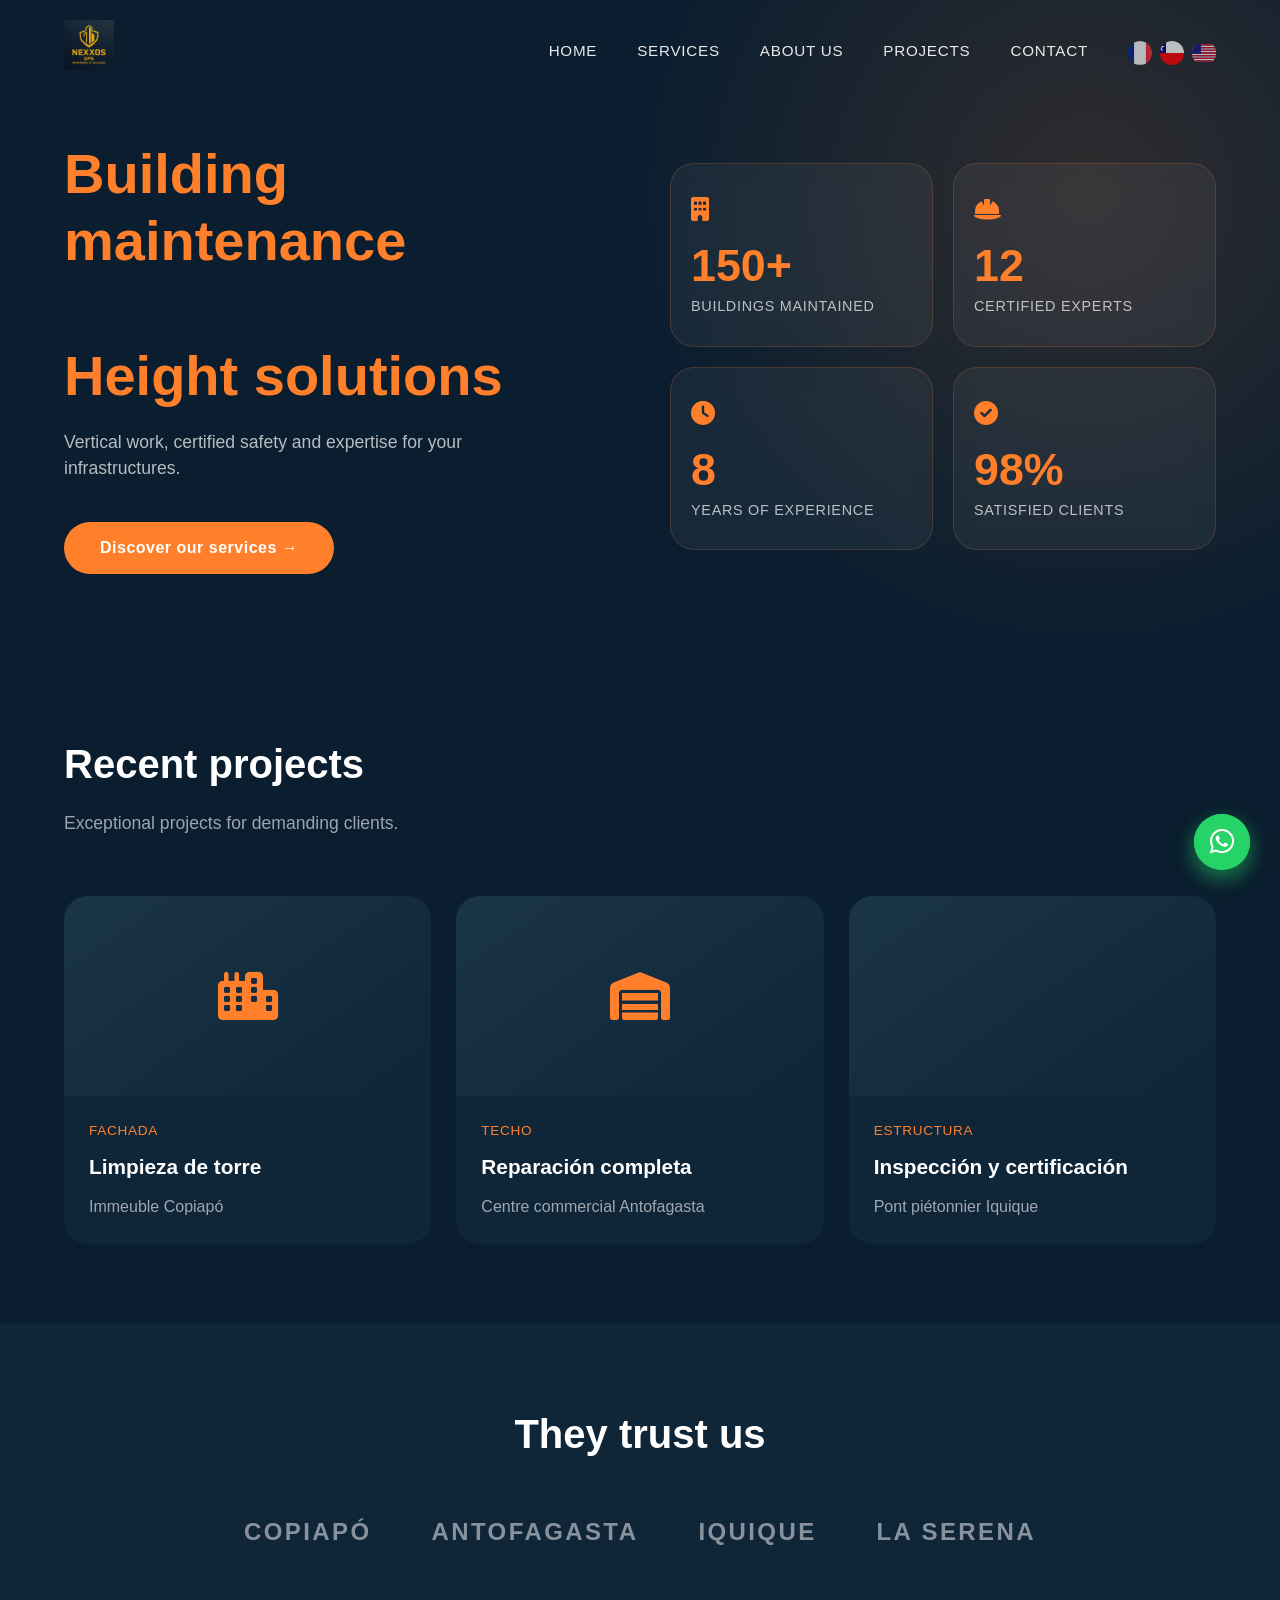
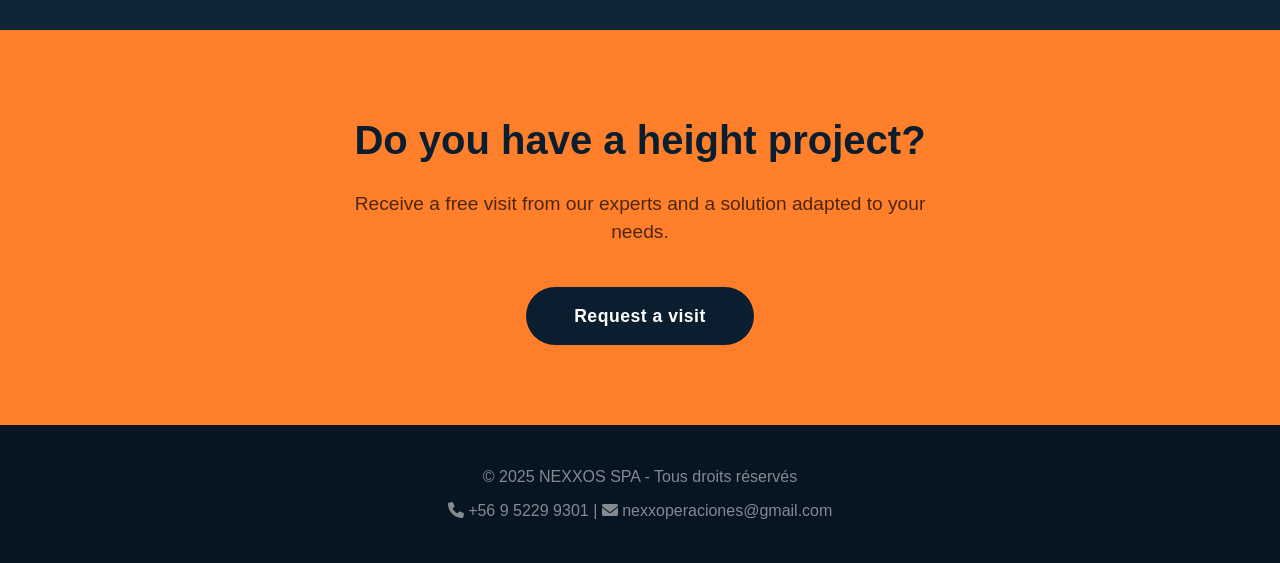
<file: index.html>
<!DOCTYPE html>
<html lang="fr">
<head>
    <meta charset="UTF-8">
    <link rel="apple-touch-icon" sizes="180x180" href="assets/images/apple-touch-icon.png">
    <link rel="icon" type="image/png" sizes="32x32" href="assets/images/favicon-32x32.png">
    <link rel="icon" type="image/png" sizes="16x16" href="assets/images/favicon-16x16.png">
    <link rel="manifest" href="assets/images/site.webmanifest">
    <meta name="msapplication-TileColor" content="#0b1e2f">
    <meta name="theme-color" content="#0b1e2f">
    <meta name="viewport" content="width=device-width, initial-scale=1.0">
    <meta name="viewport" content="width=device-width, initial-scale=1.0">
    <title>NEXXOS - Accueil</title>
    <link rel="stylesheet" href="https://cdnjs.cloudflare.com/ajax/libs/font-awesome/6.0.0-beta3/css/all.min.css">
    <link rel="stylesheet" href="css/style.css">
</head>
<body>
    <!-- Placeholders pour le header et le footer (injectés par JS) -->
    <div id="header-placeholder"></div>

    <main>
        <!-- Section Héro avec chiffres clés -->
        <section class="hero">
            <div class="container hero-content">
                <div class="hero-left">
                    <h1>
                        <span data-i18n="hero_title">Maintenance de bâtiments</span><br>
                        <span data-i18n="hero_subtitle">Solutions en hauteur</span>
                    </h1>
                    <p data-i18n="hero_desc">Travaux verticaux, sécurité certifiée et expertise pour vos infrastructures.</p>
                    <a href="services.html" class="cta-button" data-i18n="hero_cta">Découvrir nos services →</a>
                </div>
                <div class="hero-right">
                    <div class="stat-card">
                        <div class="stat-icon"><i class="fas fa-building"></i></div>
                        <div class="stat-number">150+</div>
                        <div class="stat-label" data-i18n="stats_buildings">Bâtiments entretenus</div>
                    </div>
                    <div class="stat-card">
                        <div class="stat-icon"><i class="fas fa-hard-hat"></i></div>
                        <div class="stat-number">12</div>
                        <div class="stat-label" data-i18n="stats_experts">Experts certifiés</div>
                    </div>
                    <div class="stat-card">
                        <div class="stat-icon"><i class="fas fa-clock"></i></div>
                        <div class="stat-number">8</div>
                        <div class="stat-label" data-i18n="stats_experience">ans d'expérience</div>
                    </div>
                    <div class="stat-card">
                        <div class="stat-icon"><i class="fas fa-check-circle"></i></div>
                        <div class="stat-number">98%</div>
                        <div class="stat-label" data-i18n="stats_satisfaction">Clients satisfaits</div>
                    </div>
                </div>
            </div>
        </section>


        <!-- Section des réalisations récentes -->
        <section class="solutions">
            <div class="container">
                <h2 class="section-title" data-i18n="recent_title">Réalisations récentes</h2>
                <p class="section-subtitle" data-i18n="recent_subtitle">Des projets d'exception pour des clients exigeants.</p>
                
                <div class="solutions-grid" id="realisations-container">
                    <!-- Les réalisations seront chargées dynamiquement via data/realisations.json -->
                </div>
            </div>
        </section>

        <!-- Section des partenaires -->
        <section class="partners">
            <div class="container">
                <h2 class="section-title" data-i18n="partners_title">Ils nous font confiance</h2>
                <div class="partner-logos">
                    <span class="partner-logo">COPIAPÓ</span>
                    <span class="partner-logo">ANTOFAGASTA</span>
                    <span class="partner-logo">IQUIQUE</span>
                    <span class="partner-logo">LA SERENA</span>
                </div>
            </div>
        </section>

        <!-- Appel à l'action final -->
        <section class="cta-section">
            <div class="container">
                <h2 data-i18n="cta_title">Vous avez un projet en hauteur ?</h2>
                <p data-i18n="cta_desc">Recevez une visite gratuite de nos experts et une solution adaptée à vos besoins.</p>
                <a href="contact.html" class="cta-button" data-i18n="cta_button">Demander une visite</a>
            </div>
        </section>
    </main>

    <div id="footer-placeholder"></div>

    <!-- Bouton WhatsApp flottant -->
    <a href="#" class="whatsapp-float" id="whatsapp-btn">
        <i class="fab fa-whatsapp"></i>
    </a>

    <!-- Scripts : l'ordre est important -->
    <script src="js/components/header.js"></script>
    <script src="js/components/footer.js"></script>
    <script src="js/i18n.js"></script>
    <script src="js/whatsapp.js"></script>
    <script src="js/telegram.js"></script>
    <script src="js/googlesheet.js"></script>
    <script src="js/contact.js"></script>
    <script src="js/main.js"></script>
    <script>
        // Initialisation du header et footer
        loadHeader();
        loadFooter();
    </script>
</body>
</html>
</file>
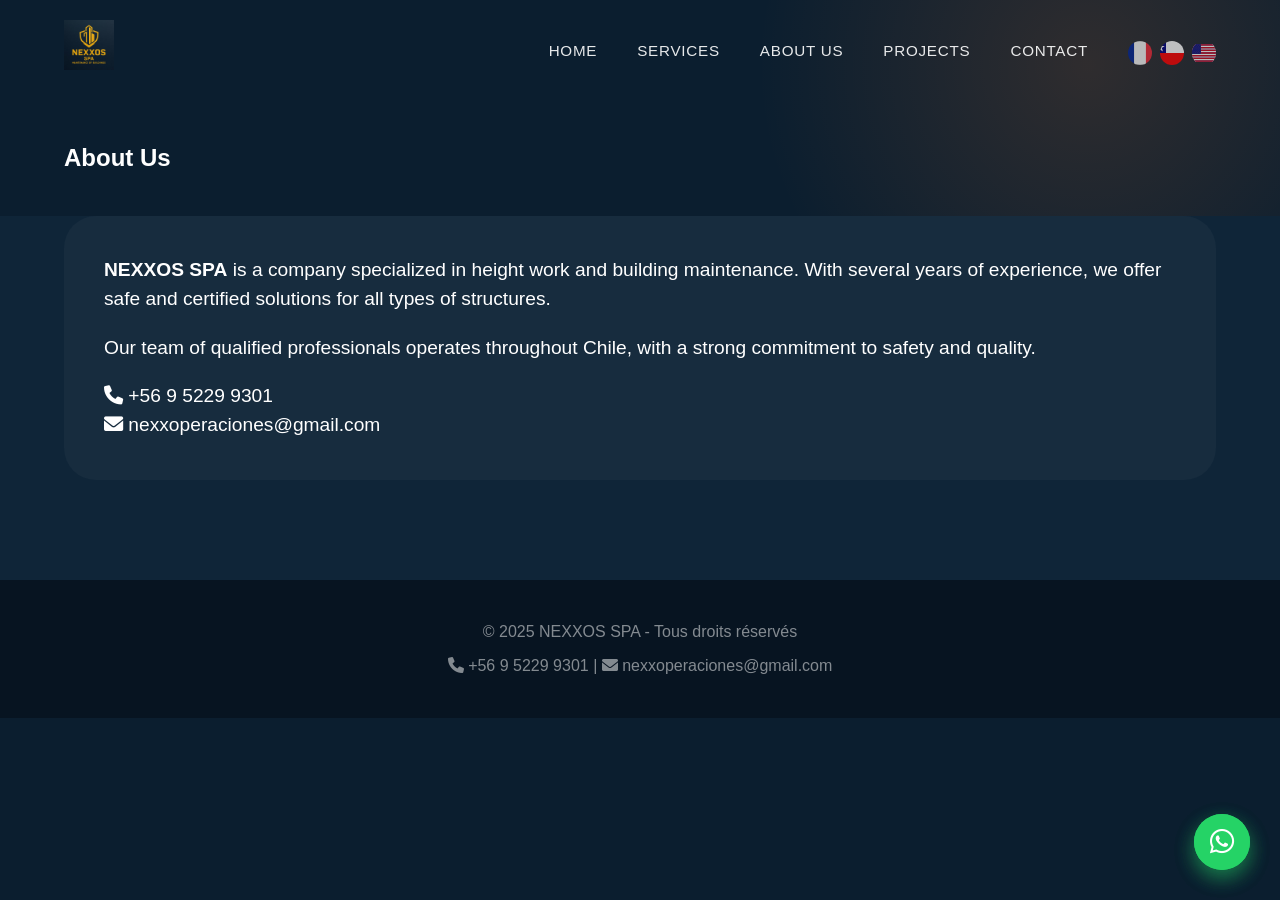
<file: about.html>
<!DOCTYPE html>
<html lang="fr">
<head>
    <meta charset="UTF-8">
    <link rel="apple-touch-icon" sizes="180x180" href="assets/images/apple-touch-icon.png">
    <link rel="icon" type="image/png" sizes="32x32" href="assets/images/favicon-32x32.png">
    <link rel="icon" type="image/png" sizes="16x16" href="assets/images/favicon-16x16.png">
    <link rel="manifest" href="assets/images/site.webmanifest">
    <meta name="msapplication-TileColor" content="#0b1e2f">
    <meta name="theme-color" content="#0b1e2f">
    <meta name="viewport" content="width=device-width, initial-scale=1.0">
    <title>NEXXOS - Notre société</title>
    <link rel="stylesheet" href="https://cdnjs.cloudflare.com/ajax/libs/font-awesome/6.0.0-beta3/css/all.min.css">
    <link rel="stylesheet" href="css/style.css">
</head>
<body>
    <!-- Placeholder pour le header (injecté par header.js) -->
    <div id="header-placeholder"></div>

    <main>
        <section class="hero" style="padding-bottom: 40px;">
            <div class="container">
                <h1 data-i18n="menu_nosotros">Notre société</h1>
            </div>
        </section>

        <section class="challenges" style="padding-top: 0;">
            <div class="container">
                <div style="background: rgba(255,255,255,0.03); border-radius: 32px; padding: 40px;">
                    <p style="font-size: 1.2rem; margin-bottom: 20px;">
                        <strong>NEXXOS SPA</strong> <span data-i18n="about_desc1">est une entreprise spécialisée dans les travaux en hauteur et l'entretien d'immeubles. Forts d'une expérience de plusieurs années, nous offrons des solutions sûres et certifiées pour tous types de structures.</span>
                    </p>
                    <p style="font-size: 1.2rem; margin-bottom: 20px;" data-i18n="about_desc2">
                        Notre équipe de professionnels qualifiés intervient sur tout le Chili, avec un engagement fort en matière de sécurité et de qualité.
                    </p>
                    <p style="font-size: 1.2rem;">
                        <i class="fas fa-phone"></i> <span data-i18n="contact_phone">+56 9 5229 9301</span><br>
                        <i class="fas fa-envelope"></i> <span data-i18n="contact_email">nexxoperaciones@gmail.com</span>
                    </p>
                </div>
            </div>
        </section>
    </main>

    <!-- Placeholder pour le footer (injecté par footer.js) -->
    <div id="footer-placeholder"></div>

    <!-- Bouton WhatsApp flottant -->
    <a href="#" class="whatsapp-float" id="whatsapp-btn">
        <i class="fab fa-whatsapp"></i>
    </a>

    <!-- Scripts : l'ordre est important -->
    <script src="js/components/header.js"></script>
    <script src="js/components/footer.js"></script>
    <script src="js/i18n.js"></script>
    <script src="js/whatsapp.js"></script>
    <script src="js/main.js"></script>
    <script>
        // Initialisation du header et footer
        loadHeader();
        loadFooter();
    </script>
</body>
</html>
</file>
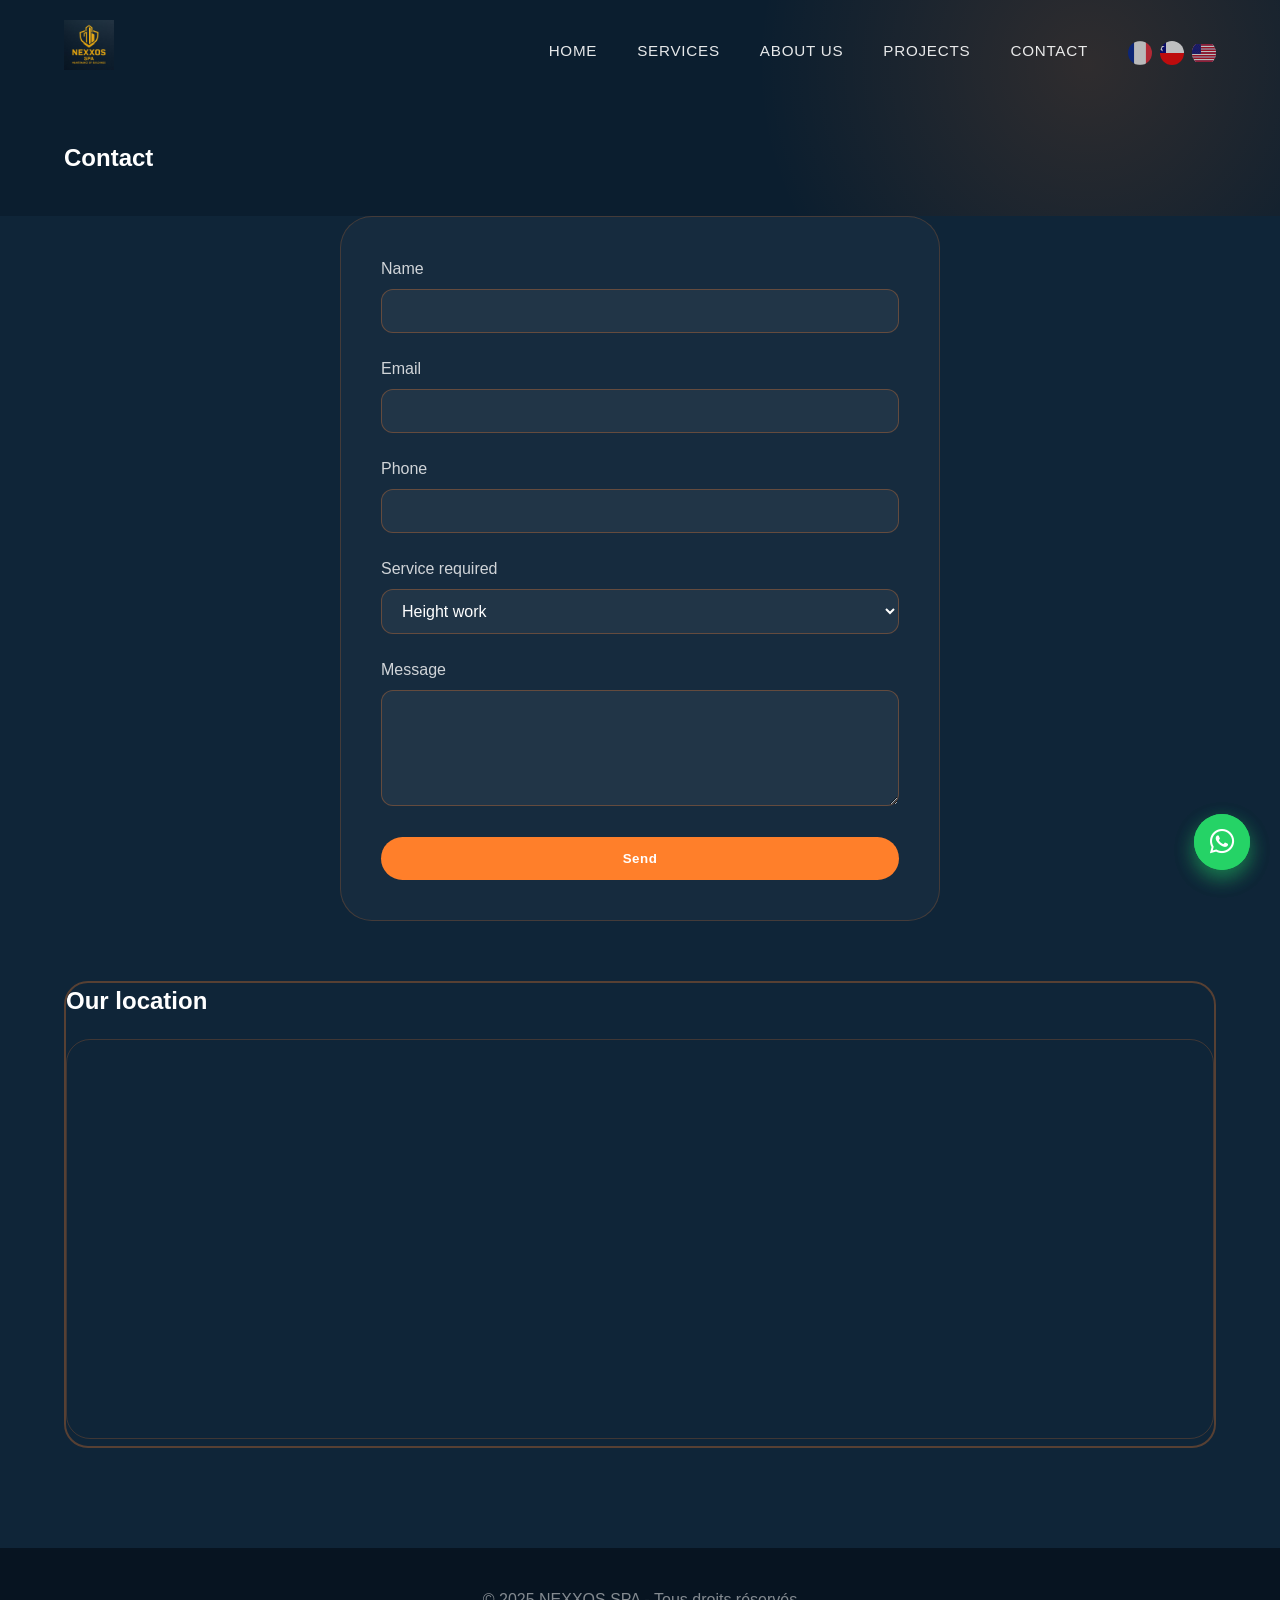
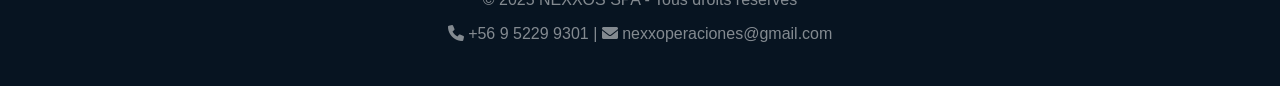
<file: contact.html>
<!DOCTYPE html>
<html lang="fr">
<head>
    <meta charset="UTF-8">
    <link rel="apple-touch-icon" sizes="180x180" href="assets/images/apple-touch-icon.png">
    <link rel="icon" type="image/png" sizes="32x32" href="assets/images/favicon-32x32.png">
    <link rel="icon" type="image/png" sizes="16x16" href="assets/images/favicon-16x16.png">
    <link rel="manifest" href="assets/images/site.webmanifest">
    <meta name="msapplication-TileColor" content="#0b1e2f">
    <meta name="theme-color" content="#0b1e2f">
    <meta name="viewport" content="width=device-width, initial-scale=1.0">
    <meta name="viewport" content="width=device-width, initial-scale=1.0">
    <title>NEXXOS - Contact</title>
    <link rel="stylesheet" href="https://cdnjs.cloudflare.com/ajax/libs/font-awesome/6.0.0-beta3/css/all.min.css">
    <link rel="stylesheet" href="css/style.css">
    <!-- Styles supplémentaires pour le formulaire (à intégrer dans style.css si besoin) -->
    <style>
        .contact-form {
            background: rgba(255,255,255,0.03);
            border-radius: 32px;
            padding: 40px;
            border: 1px solid rgba(255,127,42,0.2);
            margin-bottom: 60px;
        }
        .form-group {
            margin-bottom: 24px;
        }
        .form-group label {
            display: block;
            margin-bottom: 8px;
            color: rgba(255,255,255,0.8);
            font-weight: 500;
        }
        .form-group input,
        .form-group select,
        .form-group textarea {
            width: 100%;
            padding: 12px 16px;
            background: rgba(255,255,255,0.05);
            border: 1px solid rgba(255,127,42,0.3);
            border-radius: 12px;
            color: white;
            font-size: 1rem;
            transition: border-color 0.2s;
        }
        .form-group input:focus,
        .form-group select:focus,
        .form-group textarea:focus {
            outline: none;
            border-color: #ff7f2a;
        }
        .form-group select option {
            background: #0b1e2f;
            color: white;
        }
        .map-container {
            margin-top: 60px;
        }
        .map-container iframe {
            width: 100%;
            height: 400px;
            border-radius: 24px;
            border: 1px solid rgba(255,127,42,0.2);
        }
    </style>
</head>
<body>
    <!-- Placeholder pour le header -->
    <div id="header-placeholder"></div>

    <main>
        <section class="hero" style="padding-bottom: 40px;">
            <div class="container">
                <h1 data-i18n="menu_contact">Contact</h1>
            </div>
        </section>

        <section class="challenges" style="padding-top: 0;">
            <div class="container">
                <!-- Formulaire de contact -->
                <form id="contact-form" class="contact-form">
                    <div class="form-group">
                        <label for="nom" data-i18n="form_name">Nom</label>
                        <input type="text" id="nom" name="nom" required>
                    </div>
                    <div class="form-group">
                        <label for="email" data-i18n="form_email">Email</label>
                        <input type="email" id="email" name="email" required>
                    </div>
                    <div class="form-group">
                        <label for="telephone" data-i18n="form_phone">Téléphone</label>
                        <input type="tel" id="telephone" name="telephone" required>
                    </div>
                    <div class="form-group">
                        <label for="service" data-i18n="form_service">Service souhaité</label>
                        <select id="service" name="service">
                            <option value="hauteur" data-i18n="service_option1">Travaux en hauteur</option>
                            <option value="maintenance" data-i18n="service_option2">Maintenance intégrale</option>
                            <option value="reparations" data-i18n="service_option3">Réparations spécialisées</option>
                            <option value="gestion" data-i18n="service_option4">Gestion de projets</option>
                            <option value="autre" data-i18n="service_option5">Autre</option>
                        </select>
                    </div>
                    <div class="form-group">
                        <label for="message" data-i18n="form_message">Message</label>
                        <textarea id="message" name="message" rows="5" required></textarea>
                    </div>
                    <button type="submit" class="cta-button" style="width: 100%;" data-i18n="form_send">Envoyer</button>
                </form>

                <!-- Carte Google Maps (placeholder) -->
                <div class="map-container">
                    <h2 style="margin-bottom: 20px;" data-i18n="map_title">Notre localisation</h2>
                    <iframe src="https://www.google.com/maps/embed?pb=!1m18!1m12!1m3!1d3657.123456789!2d-70.3987654!3d-23.6509876!2m3!1f0!2f0!3f0!3m2!1i1024!2i768!4f13.1!3m3!1m2!1s0x0%3A0x0!2zMjPCszM5JzAzLjUiUyA3MMKwMjQnMDAuMCJX!5e0!3m2!1sfr!2sfr!4v1234567890" allowfullscreen="" loading="lazy"></iframe>
                </div>
            </div>
        </section>
    </main>

    <!-- Placeholder pour le footer -->
    <div id="footer-placeholder"></div>

    <!-- Bouton WhatsApp flottant -->
    <a href="#" class="whatsapp-float" id="whatsapp-btn">
        <i class="fab fa-whatsapp"></i>
    </a>

    <!-- Scripts -->
    <script src="js/components/header.js"></script>
    <script src="js/components/footer.js"></script>
    <script src="js/i18n.js"></script>
    <script src="js/whatsapp.js"></script>
    <script src="js/googlesheet.js"></script>
    <script src="js/telegram.js"></script>
    <script src="js/contact.js"></script>
    <script src="js/main.js"></script>
    <script>
        // Initialisation du header et footer
        loadHeader();
        loadFooter();
    </script>
</body>
</html>
</file>
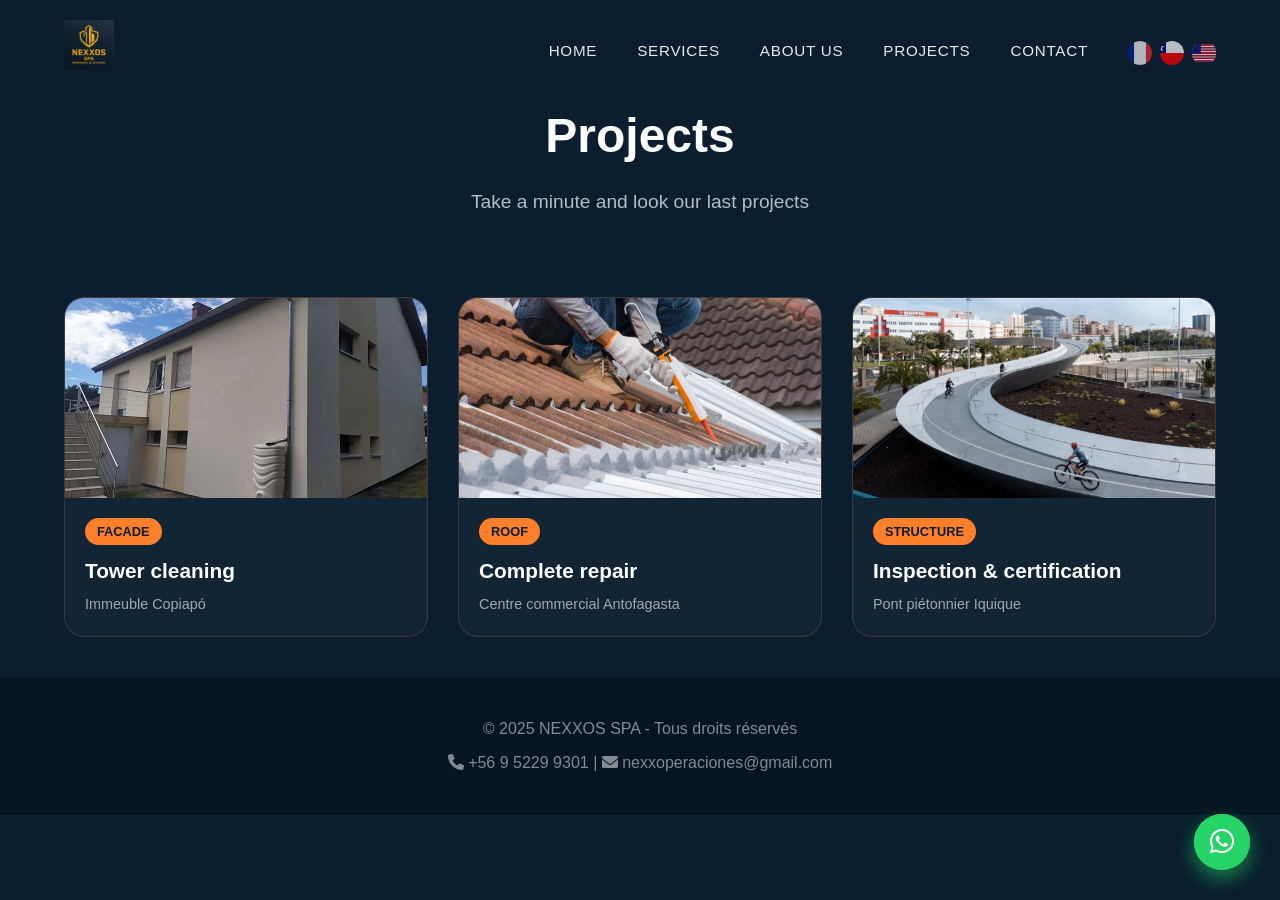
<file: realisations.html>
<!DOCTYPE html>
<html lang="fr">
<head>
    <meta charset="UTF-8">
    <link rel="apple-touch-icon" sizes="180x180" href="assets/images/apple-touch-icon.png">
    <link rel="icon" type="image/png" sizes="32x32" href="assets/images/favicon-32x32.png">
    <link rel="icon" type="image/png" sizes="16x16" href="assets/images/favicon-16x16.png">
    <link rel="manifest" href="assets/images/site.webmanifest">
    <meta name="msapplication-TileColor" content="#0b1e2f">
    <meta name="theme-color" content="#0b1e2f">
    <meta name="viewport" content="width=device-width, initial-scale=1.0">
    <meta name="viewport" content="width=device-width, initial-scale=1.0">
    <title>NEXXOS - Réalisations</title>
    <link rel="stylesheet" href="https://cdnjs.cloudflare.com/ajax/libs/font-awesome/6.0.0-beta3/css/all.min.css">
    <link rel="stylesheet" href="css/style.css">
    <!-- Styles supplémentaires pour la grille -->
    <style>
        .realisations-header {
            padding: 100px 0 40px;
            text-align: center;
        }
        .realisations-header h1 {
            font-size: 3rem;
            color: white;
            margin-bottom: 16px;
        }
        .realisations-header p {
            color: rgba(255,255,255,0.7);
            font-size: 1.2rem;
        }
        .projets-grid {
            display: grid;
            grid-template-columns: repeat(auto-fill, minmax(300px, 1fr));
            gap: 30px;
            margin: 40px 0;
        }
        .projet-card {
            background: rgba(255,255,255,0.03);
            border-radius: 20px;
            overflow: hidden;
            transition: transform 0.3s, box-shadow 0.3s;
            border: 1px solid rgba(255,127,42,0.2);
        }
        .projet-card:hover {
            transform: translateY(-10px);
            box-shadow: 0 20px 40px rgba(255,127,42,0.2);
            border-color: #ff7f2a;
        }
        .projet-card a {
            text-decoration: none;
            color: inherit;
            display: block;
        }
        .projet-image {
            height: 200px;
            overflow: hidden;
        }
        .projet-image img {
            width: 100%;
            height: 100%;
            object-fit: cover;
            transition: transform 0.5s;
        }
        .projet-card:hover .projet-image img {
            transform: scale(1.1);
        }
        .projet-info {
            padding: 20px;
        }
        .projet-categorie {
            display: inline-block;
            background: #ff7f2a;
            color: #0b1e2f;
            padding: 4px 12px;
            border-radius: 20px;
            font-size: 0.8rem;
            font-weight: 600;
            text-transform: uppercase;
            margin-bottom: 10px;
        }
        .projet-info h3 {
            font-size: 1.3rem;
            margin-bottom: 8px;
            color: white;
        }
        .projet-info p {
            color: rgba(255,255,255,0.6);
            font-size: 0.9rem;
        }
    </style>
</head>
<body>
    <!-- Placeholder pour le header -->
    <div id="header-placeholder"></div>

    <main>
        <!-- En-tête de la page réalisations -->
        <section class="realisations-header">
            <div class="container">
                <h1 data-i18n="menu_realisations">Réalisations</h1>
                <p data-i18n="realisations_subtitle">Découvrez nos projets récents</p>
            </div>
        </section>

        <!-- Grille des projets -->
        <section class="realisations-grid">
            <div class="container" id="projets-container">
                <!-- Les projets seront chargés dynamiquement via realisations.js -->
            </div>
        </section>
    </main>

    <!-- Placeholder pour le footer -->
    <div id="footer-placeholder"></div>

    <!-- Bouton WhatsApp flottant -->
    <a href="#" class="whatsapp-float" id="whatsapp-btn">
        <i class="fab fa-whatsapp"></i>
    </a>

    <!-- Scripts -->
    <script src="js/components/header.js"></script>
    <script src="js/components/footer.js"></script>
    <script>
        loadHeader();
        loadFooter();
    </script>
    <script src="js/i18n.js"></script>
    <script src="js/whatsapp.js"></script>
    <script src="js/realisations.js"></script>
</body>
</html>
</file>
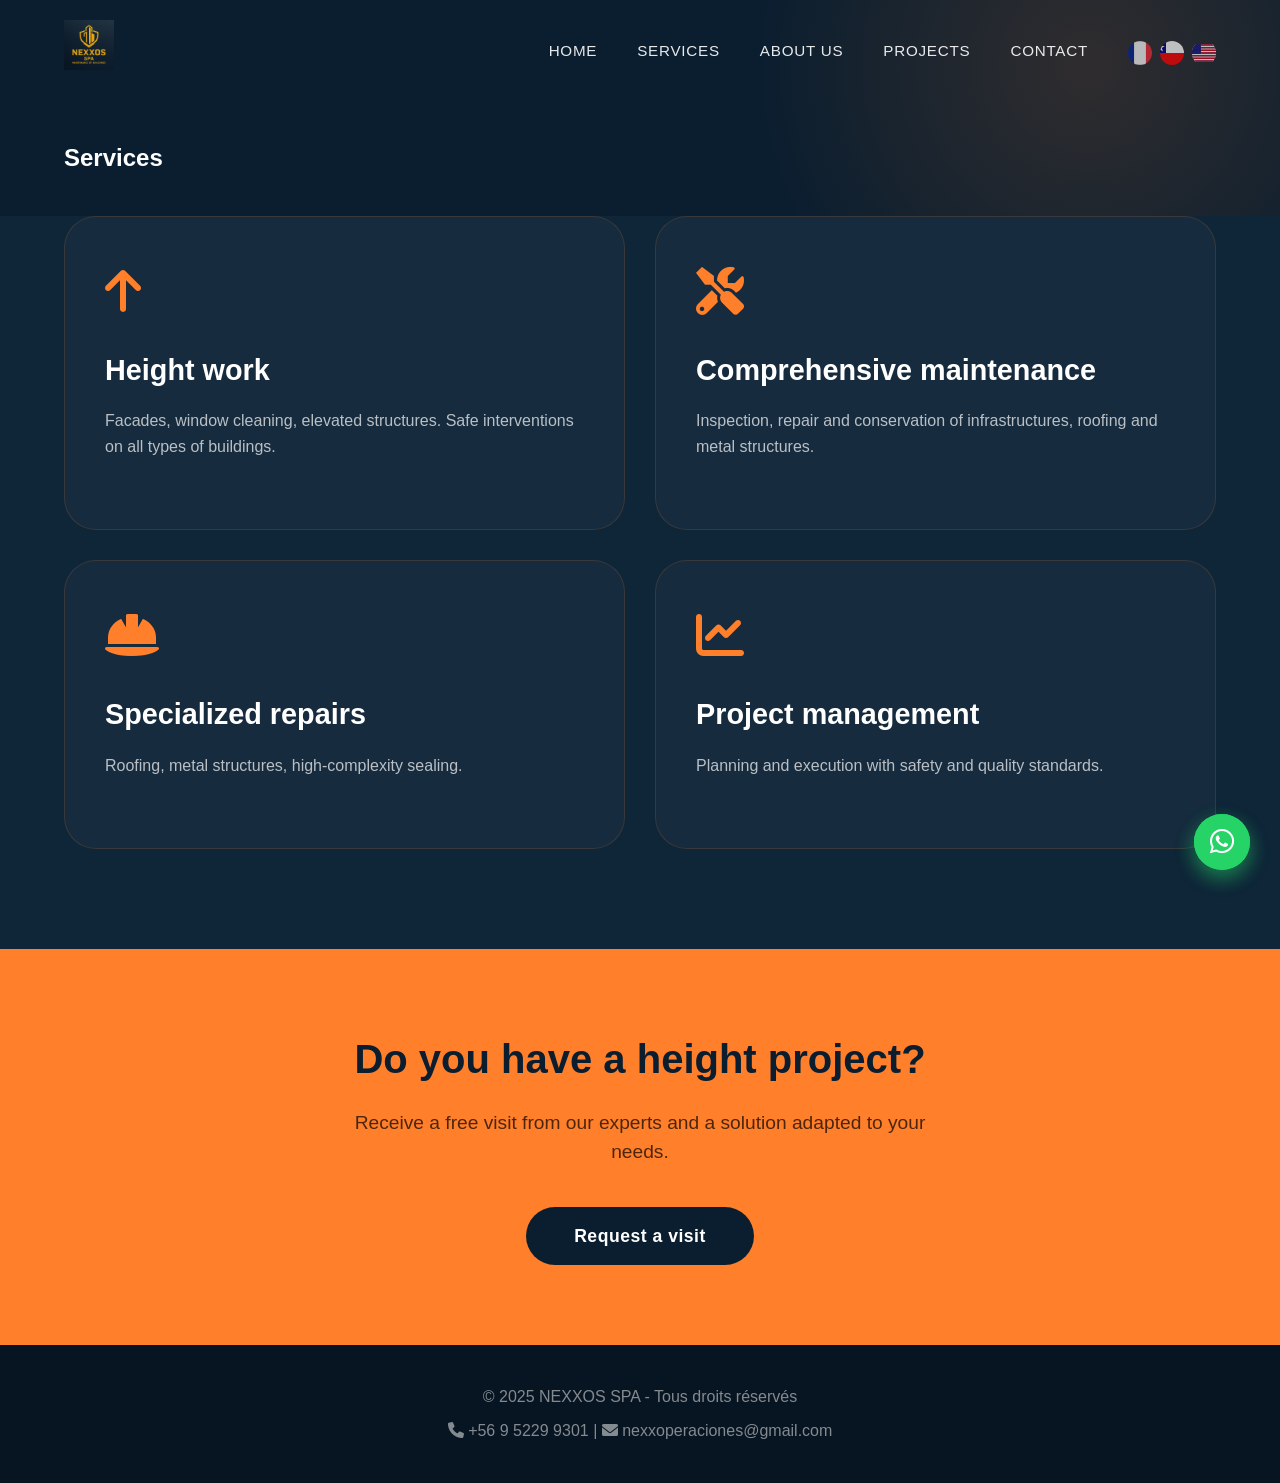
<file: services.html>
<!DOCTYPE html>
<html lang="fr">
<head>
    <meta charset="UTF-8">
    <link rel="apple-touch-icon" sizes="180x180" href="assets/images/apple-touch-icon.png">
    <link rel="icon" type="image/png" sizes="32x32" href="assets/images/favicon-32x32.png">
    <link rel="icon" type="image/png" sizes="16x16" href="assets/images/favicon-16x16.png">
    <link rel="manifest" href="assets/images/site.webmanifest">
    <meta name="msapplication-TileColor" content="#0b1e2f">
    <meta name="theme-color" content="#0b1e2f">
    <meta name="viewport" content="width=device-width, initial-scale=1.0">    <meta name="viewport" content="width=device-width, initial-scale=1.0">
    <title>NEXXOS - Services</title>
    <link rel="stylesheet" href="https://cdnjs.cloudflare.com/ajax/libs/font-awesome/6.0.0-beta3/css/all.min.css">
    <link rel="stylesheet" href="css/style.css">
</head>
<body>
    <!-- Placeholder pour le header -->
    <div id="header-placeholder"></div>

    <main>
        <section class="hero" style="padding-bottom: 40px;">
            <div class="container">
                <h1 data-i18n="menu_services">Services</h1>
            </div>
        </section>

        <section class="challenges" style="padding-top: 0;">
            <div class="container">
                <div class="challenges-grid" id="services-container">
                    <!-- Les services seront chargés dynamiquement -->
                </div>
            </div>
        </section>

        <section class="cta-section">
            <div class="container">
                <h2 data-i18n="cta_title">Vous avez un projet en hauteur ?</h2>
                <p data-i18n="cta_desc">Recevez une visite gratuite de nos experts et une solution adaptée à vos besoins.</p>
                <a href="contact.html" class="cta-button" data-i18n="cta_button">Demander une visite</a>
            </div>
        </section>
    </main>

    <!-- Placeholder pour le footer -->
    <div id="footer-placeholder"></div>

    <!-- Bouton WhatsApp flottant -->
    <a href="#" class="whatsapp-float" id="whatsapp-btn">
        <i class="fab fa-whatsapp"></i>
    </a>

    <!-- Scripts -->
    <script src="js/components/header.js"></script>
    <script src="js/components/footer.js"></script>
    <script>
        loadHeader();
        loadFooter();
    </script>
    <script src="js/i18n.js"></script>
    <script src="js/whatsapp.js"></script>
    <script src="js/main.js"></script>

    <!-- Chargement spécifique des services -->
    <script>
        async function loadServices() {
            const container = document.getElementById('services-container');
            if (!container) return;

            try {
                const response = await fetch('data/services.json');
                const services = await response.json();
                const lang = window.i18n.getCurrentLang(); // Récupère la langue actuelle

                container.innerHTML = ''; // Vide le conteneur
                services.forEach(service => {
                    const titre = service[`titre_${lang}`] || service.titre_fr;
                    const desc = service[`desc_${lang}`] || service.desc_fr;
                    const card = document.createElement('div');
                    card.className = 'challenge-card';
                    card.innerHTML = `
                        <div class="challenge-icon"><i class="${service.icone}"></i></div>
                        <h3 class="challenge-title">${titre}</h3>
                        <p class="challenge-desc">${desc}</p>
                    `;
                    container.appendChild(card);
                });
            } catch (error) {
                console.error('Erreur chargement services:', error);
            }
        }

        // Chargement initial
        document.addEventListener('DOMContentLoaded', loadServices);

        // Rechargement lors du changement de langue
        document.addEventListener('languageChanged', loadServices);
    </script>
</body>
</html>
</file>
<file: css/style.css>
/* ===== RESET & BASE ===== */
* {
    margin: 0;
    padding: 0;
    box-sizing: border-box;
}

body {
    font-family: 'Inter', -apple-system, BlinkMacSystemFont, 'Segoe UI', Roboto, sans-serif;
    background-color: #0b1e2f;
    color: #fff;
    line-height: 1.5;
}

.container {
    max-width: 1200px;
    margin: 0 auto;
    padding: 0 24px;
}

/* ===== HEADER ===== */
.site-header {
    background: transparent;
    position: absolute;
    width: 100%;
    z-index: 10;
    padding: 20px 0;
}

.header-inner {
    display: flex;
    align-items: center;
    justify-content: space-between;
}

.logo {
    font-size: 1.8rem;
    font-weight: 700;
    color: white;
    letter-spacing: -0.02em;
}

.logo span {
    color: #ff7f2a;
}

.logo img {
    height: 50px;
    width: auto;
}

/* Navigation principale */
.main-nav {
    display: flex;
    align-items: center;
    gap: 40px; /* espace entre le menu et les drapeaux */
}

.main-nav ul {
    display: flex;
    gap: 40px;
    list-style: none;
}

.main-nav a {
    color: rgba(255,255,255,0.9);
    text-decoration: none;
    font-weight: 500;
    font-size: 0.95rem;
    text-transform: uppercase;
    letter-spacing: 0.05em;
    transition: color 0.2s;
}

.main-nav a:hover {
    color: #ff7f2a;
}

/* Sélecteur de langue */
.lang-switch {
    display: flex;
    gap: 8px;
    margin-left: auto;
    transform: translateY(2px);
}

.lang-switch img {
    width: 24px;
    height: 24px;
    border-radius: 50%;
    object-fit: cover;
    cursor: pointer;
    opacity: 0.7;
    transition: opacity 0.2s, transform 0.2s;
}

.lang-switch img:hover {
    opacity: 1;
    transform: scale(1.1);
}

/* Bouton burger */
.menu-toggle {
    display: none;
    flex-direction: column;
    justify-content: space-between;
    width: 30px;
    height: 21px;
    background: transparent;
    border: none;
    cursor: pointer;
    padding: 0;
}

.menu-toggle span {
    display: block;
    width: 100%;
    height: 3px;
    background: white;
    transition: transform 0.3s, opacity 0.3s;
}

/* Animation du burger quand actif */
.menu-toggle.active span:nth-child(1) {
    transform: rotate(45deg) translate(5px, 5px);
}

.menu-toggle.active span:nth-child(2) {
    opacity: 0;
}

.menu-toggle.active span:nth-child(3) {
    transform: rotate(-45deg) translate(7px, -6px);
}

/* ===== HERO ===== */
.hero {
    background: #0b1e2f;
    padding: 140px 0 80px;
    position: relative;
    overflow: hidden;
}

.hero::before {
    content: '';
    position: absolute;
    top: 0;
    right: 0;
    width: 50%;
    height: 100%;
    background: radial-gradient(circle at 70% 30%, rgba(255,127,42,0.15) 0%, transparent 70%);
    z-index: 0;
}

.hero-content {
    position: relative;
    z-index: 1;
    display: grid;
    grid-template-columns: 1fr 1fr;
    gap: 60px;
    align-items: center;
}

.hero-left h1 {
    font-size: 3.5rem;
    font-weight: 800;
    line-height: 1.2;
    margin-bottom: 20px;
}

.hero-left h1 span {
    color: #ff7f2a;
    display: block;
}

.hero-left p {
    font-size: 1.1rem;
    color: rgba(255,255,255,0.7);
    max-width: 450px;
    margin-bottom: 40px;
}

.cta-button {
    display: inline-block;
    background: #ff7f2a;
    color: white;
    padding: 14px 36px;
    border-radius: 40px;
    text-decoration: none;
    font-weight: 600;
    letter-spacing: 0.5px;
    transition: background 0.3s, transform 0.2s;
    border: none;
    cursor: pointer;
}

.cta-button:hover {
    background: #e56600;
    transform: translateY(-2px);
}

.hero-right {
    display: grid;
    grid-template-columns: 1fr 1fr;
    gap: 20px;
}

.stat-card {
    background: rgba(255,255,255,0.05);
    border: 1px solid rgba(255,127,42,0.2);
    border-radius: 24px;
    padding: 28px 20px;
    backdrop-filter: blur(10px);
    transition: transform 0.3s;
}

.stat-card:hover {
    transform: translateY(-5px);
    border-color: #ff7f2a;
}

.stat-number {
    font-size: 2.8rem;
    font-weight: 800;
    color: #ff7f2a;
    line-height: 1;
    margin-bottom: 8px;
}

.stat-label {
    font-size: 0.9rem;
    color: rgba(255,255,255,0.7);
    text-transform: uppercase;
    letter-spacing: 0.05em;
}

.stat-icon {
    font-size: 1.5rem;
    color: #ff7f2a;
    margin-bottom: 15px;
}

/* ===== EXPERTISE SECTION ===== */
.challenges {
    padding: 100px 0;
    background: #0f2538;
}

.section-title {
    font-size: 2.5rem;
    font-weight: 700;
    margin-bottom: 16px;
    color: white;
}

.section-subtitle {
    color: rgba(255,255,255,0.6);
    font-size: 1.1rem;
    max-width: 600px;
    margin-bottom: 60px;
}

.challenges-grid {
    display: grid;
    grid-template-columns: repeat(2, 1fr);
    gap: 30px;
}

.challenge-card {
    background: rgba(255,255,255,0.03);
    border-radius: 32px;
    padding: 40px;
    border: 1px solid rgba(255,127,42,0.15);
    transition: all 0.3s;
}

.challenge-card:hover {
    border-color: #ff7f2a;
    background: rgba(255,127,42,0.05);
}

.challenge-icon {
    font-size: 3rem;
    margin-bottom: 20px;
    color: #ff7f2a;
}

.challenge-title {
    font-size: 1.8rem;
    font-weight: 700;
    margin-bottom: 16px;
    color: white;
}

.challenge-title span {
    color: #ff7f2a;
}

.challenge-desc {
    color: rgba(255,255,255,0.7);
    margin-bottom: 30px;
    line-height: 1.6;
}

.challenge-link {
    color: #ff7f2a;
    text-decoration: none;
    font-weight: 600;
    display: inline-flex;
    align-items: center;
    gap: 10px;
    transition: gap 0.2s;
}

.challenge-link:hover {
    gap: 15px;
}

/* ===== SOLUTIONS / RÉALISATIONS ===== */
.solutions {
    padding: 80px 0;
    background: #0b1e2f;
}

.solutions-grid {
    display: grid;
    grid-template-columns: repeat(3, 1fr);
    gap: 25px;
    margin-top: 50px;
}

.solution-item {
    background: #0f2538;
    border-radius: 24px;
    overflow: hidden;
    transition: transform 0.3s;
}

.solution-item:hover {
    transform: translateY(-8px);
}

.solution-image {
    height: 200px;
    background: linear-gradient(145deg, #1a3448, #0f2538);
    display: flex;
    align-items: center;
    justify-content: center;
    color: #ff7f2a;
    font-size: 3rem;
}

.solution-content {
    padding: 25px;
}

.solution-tag {
    color: #ff7f2a;
    font-size: 0.85rem;
    text-transform: uppercase;
    letter-spacing: 0.05em;
    margin-bottom: 10px;
}

.solution-title {
    font-size: 1.3rem;
    font-weight: 600;
    margin-bottom: 12px;
}

/* ===== PARTENAIRES ===== */
.partners {
    padding: 80px 0;
    background: #0f2538;
    text-align: center;
}

.partner-logos {
    display: flex;
    justify-content: center;
    gap: 60px;
    margin-top: 50px;
    flex-wrap: wrap;
}

.partner-logo {
    font-size: 1.5rem;
    font-weight: 600;
    color: rgba(255,255,255,0.5);
    letter-spacing: 0.1em;
}

/* ===== CTA SECTION ===== */
.cta-section {
    background: #ff7f2a;
    padding: 80px 0;
    text-align: center;
}

.cta-section h2 {
    font-size: 2.5rem;
    font-weight: 700;
    margin-bottom: 20px;
    color: #0b1e2f;
}

.cta-section p {
    color: rgba(0,0,0,0.7);
    font-size: 1.2rem;
    max-width: 600px;
    margin: 0 auto 40px;
}

.cta-section .cta-button {
    background: #0b1e2f;
    color: white;
    padding: 16px 48px;
    font-size: 1.1rem;
}

.cta-section .cta-button:hover {
    background: #1a3448;
}

/* ===== FOOTER ===== */
.site-footer {
    background: #071421;
    padding: 40px 0;
    text-align: center;
    color: rgba(255,255,255,0.5);
}

/* ===== WHATSAPP FLOAT ===== */
.whatsapp-float {
    position: fixed;
    bottom: 30px;
    right: 30px;
    background: #25d366;
    color: white;
    width: 56px;
    height: 56px;
    border-radius: 30px;
    display: flex;
    align-items: center;
    justify-content: center;
    font-size: 28px;
    box-shadow: 0 8px 20px rgba(37, 211, 102, 0.3);
    transition: all 0.3s;
    z-index: 100;
    text-decoration: none;
}

.whatsapp-float:hover {
    transform: scale(1.1);
    box-shadow: 0 12px 28px rgba(37, 211, 102, 0.5);
}

/* ===== FORMULAIRE DE CONTACT ===== */
.contact-form {
    max-width: 600px;
    margin: 0 auto;
    background: rgba(255,255,255,0.05);
    padding: 40px;
    border-radius: 24px;
    border: 1px solid rgba(255,127,42,0.2);
}

.form-group {
    margin-bottom: 24px;
}

.form-group label {
    display: block;
    margin-bottom: 8px;
    color: rgba(255,255,255,0.9);
    font-weight: 500;
}

.form-group input,
.form-group select,
.form-group textarea {
    width: 100%;
    padding: 12px 16px;
    background: rgba(255,255,255,0.1);
    border: 1px solid rgba(255,127,42,0.3);
    border-radius: 12px;
    color: white;
    font-family: inherit;
    font-size: 1rem;
}

.form-group input:focus,
.form-group select:focus,
.form-group textarea:focus {
    outline: none;
    border-color: #ff7f2a;
}

.form-group select option {
    background: #0b1e2f;
}

/* ===== MAP ===== */
.map-container {
    margin-top: 60px;
    border-radius: 24px;
    overflow: hidden;
    border: 2px solid rgba(255,127,42,0.3);
}

.map-container iframe {
    width: 100%;
    height: 400px;
    border: 0;
}

/* Grille de projets */
.projets-grid {
    display: grid;
    grid-template-columns: repeat(auto-fill, minmax(300px, 1fr));
    gap: 30px;
    margin: 40px 0;
}

.projet-card {
    background: rgba(255,255,255,0.03);
    border-radius: 20px;
    overflow: hidden;
    transition: transform 0.3s, box-shadow 0.3s;
    border: 1px solid rgba(255,127,42,0.2);
}

.projet-card:hover {
    transform: translateY(-10px);
    box-shadow: 0 20px 40px rgba(255,127,42,0.2);
    border-color: #ff7f2a;
}

.projet-card a {
    text-decoration: none;
    color: inherit;
}

.projet-image {
    height: 200px;
    overflow: hidden;
}

.projet-image img {
    width: 100%;
    height: 100%;
    object-fit: cover;
    transition: transform 0.5s;
}

.projet-card:hover .projet-image img {
    transform: scale(1.1);
}

.projet-info {
    padding: 20px;
}

.projet-categorie {
    display: inline-block;
    background: #ff7f2a;
    color: #0b1e2f;
    padding: 4px 12px;
    border-radius: 20px;
    font-size: 0.8rem;
    font-weight: 600;
    text-transform: uppercase;
    margin-bottom: 10px;
}

.projet-info h3 {
    font-size: 1.3rem;
    margin-bottom: 8px;
    color: white;
}

.projet-info p {
    color: rgba(255,255,255,0.6);
    font-size: 0.9rem;
}

/* Page détail projet */
.projet-detail {
    padding: 60px 0;
}

.projet-detail h1 {
    font-size: 2.5rem;
    margin-bottom: 10px;
    color: white;
}

.projet-meta {
    color: #ff7f2a;
    font-size: 1.1rem;
    margin-bottom: 40px;
}

.projet-galerie {
    display: grid;
    grid-template-columns: repeat(auto-fit, minmax(300px, 1fr));
    gap: 30px;
    margin-top: 30px;
}

.galerie-item {
    background: rgba(255,255,255,0.03);
    border-radius: 16px;
    overflow: hidden;
    border: 1px solid rgba(255,127,42,0.2);
}

.galerie-item img {
    width: 100%;
    height: 250px;
    object-fit: cover;
    display: block;
}

.galerie-item .legende {
    padding: 15px;
    text-align: center;
    color: rgba(255,255,255,0.8);
    font-style: italic;
}

/* MODALE PROJET */
.projet-modal {
    position: fixed;
    top: 0;
    left: 0;
    width: 100%;
    height: 100%;
    z-index: 1000;
    display: flex;
    align-items: center;
    justify-content: center;
}

.modal-overlay {
    position: absolute;
    top: 0;
    left: 0;
    width: 100%;
    height: 100%;
    background: rgba(0, 0, 0, 0.9);
    backdrop-filter: blur(5px);
}

.modal-content {
    position: relative;
    max-width: 90%;
    max-height: 90%;
    background: #0b1e2f;
    border-radius: 24px;
    padding: 30px;
    border: 1px solid #ff7f2a;
    box-shadow: 0 20px 60px rgba(255,127,42,0.3);
    overflow-y: auto;
    z-index: 1001;
    color: white;
}

.modal-close {
    position: absolute;
    top: 15px;
    right: 20px;
    background: none;
    border: none;
    color: #ff7f2a;
    font-size: 2rem;
    cursor: pointer;
    transition: transform 0.2s;
    line-height: 1;
}
.modal-close:hover {
    transform: scale(1.2);
}

.modal-content h2 {
    font-size: 2rem;
    margin-bottom: 10px;
    padding-right: 30px;
}

.modal-meta {
    color: #ff7f2a;
    margin-bottom: 30px;
    font-size: 1.1rem;
}

.modal-galerie {
    display: grid;
    grid-template-columns: repeat(auto-fit, minmax(250px, 1fr));
    gap: 20px;
}

.modal-photo {
    background: rgba(255,255,255,0.03);
    border-radius: 16px;
    overflow: hidden;
    border: 1px solid rgba(255,127,42,0.2);
}

.modal-photo img {
    width: 100%;
    height: 200px;
    object-fit: cover;
    display: block;
}

.photo-legende {
    padding: 12px;
    text-align: center;
    color: rgba(255,255,255,0.9);
    font-style: italic;
}

/* ===== RESPONSIVE ===== */
@media (max-width: 900px) {
    .header-inner {
        flex-wrap: wrap;
        position: relative;
        padding: 10px 0;
    }

    .logo {
        flex: 1;
    }

    .menu-toggle {
        display: flex;
        order: 2;
        margin-left: auto;
        z-index: 20;
    }

    /* Cacher les drapeaux du header sur mobile */
    .header-inner .lang-switch {
        display: none;
    }

    .main-nav {
        display: none;
        width: 100%;
        order: 3;
        margin-top: 20px;
        background: #0b1e2f;
        border-radius: 20px;
        padding: 20px;
        border: 1px solid rgba(255,127,42,0.3);
        box-shadow: 0 10px 20px rgba(0,0,0,0.5);
    }

    .main-nav.active {
        display: block;
    }

    .main-nav ul {
        flex-direction: column;
        gap: 15px;
        text-align: center;
    }

    .main-nav a {
        font-size: 1.2rem;
        display: block;
        padding: 10px;
    }

    /* Intégration des drapeaux dans le menu mobile */
    .main-nav .lang-switch {
        display: flex;
        justify-content: center;
        gap: 15px;
        margin-top: 20px;
        padding-top: 20px;
        border-top: 1px solid rgba(255,127,42,0.3);
    }

    .main-nav .lang-switch img {
        width: 32px;
        height: 32px;
    }

    /* Hero */
    .hero-content {
        grid-template-columns: 1fr;
        text-align: center;
        gap: 30px;
    }

    .hero-left h1 {
        font-size: 2.5rem;
    }

    .hero-left p {
        margin-left: auto;
        margin-right: auto;
    }

    .hero-right {
        grid-template-columns: 1fr 1fr;
        gap: 15px;
    }

    .stat-card {
        padding: 20px 15px;
    }

    .stat-number {
        font-size: 2.2rem;
    }

    /* Expertises */
    .challenges-grid,
    .solutions-grid {
        grid-template-columns: 1fr;
    }

    .section-title {
        font-size: 2rem;
    }

    .challenge-card {
        padding: 30px;
    }

    /* Projets */
    .projets-grid {
        grid-template-columns: 1fr;
    }

    .projet-galerie {
        grid-template-columns: 1fr;
    }

    .modal-content {
        width: 95%;
        padding: 20px;
    }

    .modal-content h2 {
        font-size: 1.5rem;
    }

    /* Formulaire */
    .contact-form {
        padding: 30px 20px;
    }

    /* Footer */
    .site-footer {
        padding: 30px 0;
    }
}

@media (max-width: 480px) {
    .hero-left h1 {
        font-size: 2rem;
    }

    .hero-right {
        grid-template-columns: 1fr;
    }

    .stat-card {
        padding: 15px;
    }

    .challenge-card {
        padding: 20px;
    }

    .challenge-title {
        font-size: 1.5rem;
    }

    .modal-content {
        padding: 15px;
    }

    .modal-galerie {
        grid-template-columns: 1fr;
    }
}
</file>
